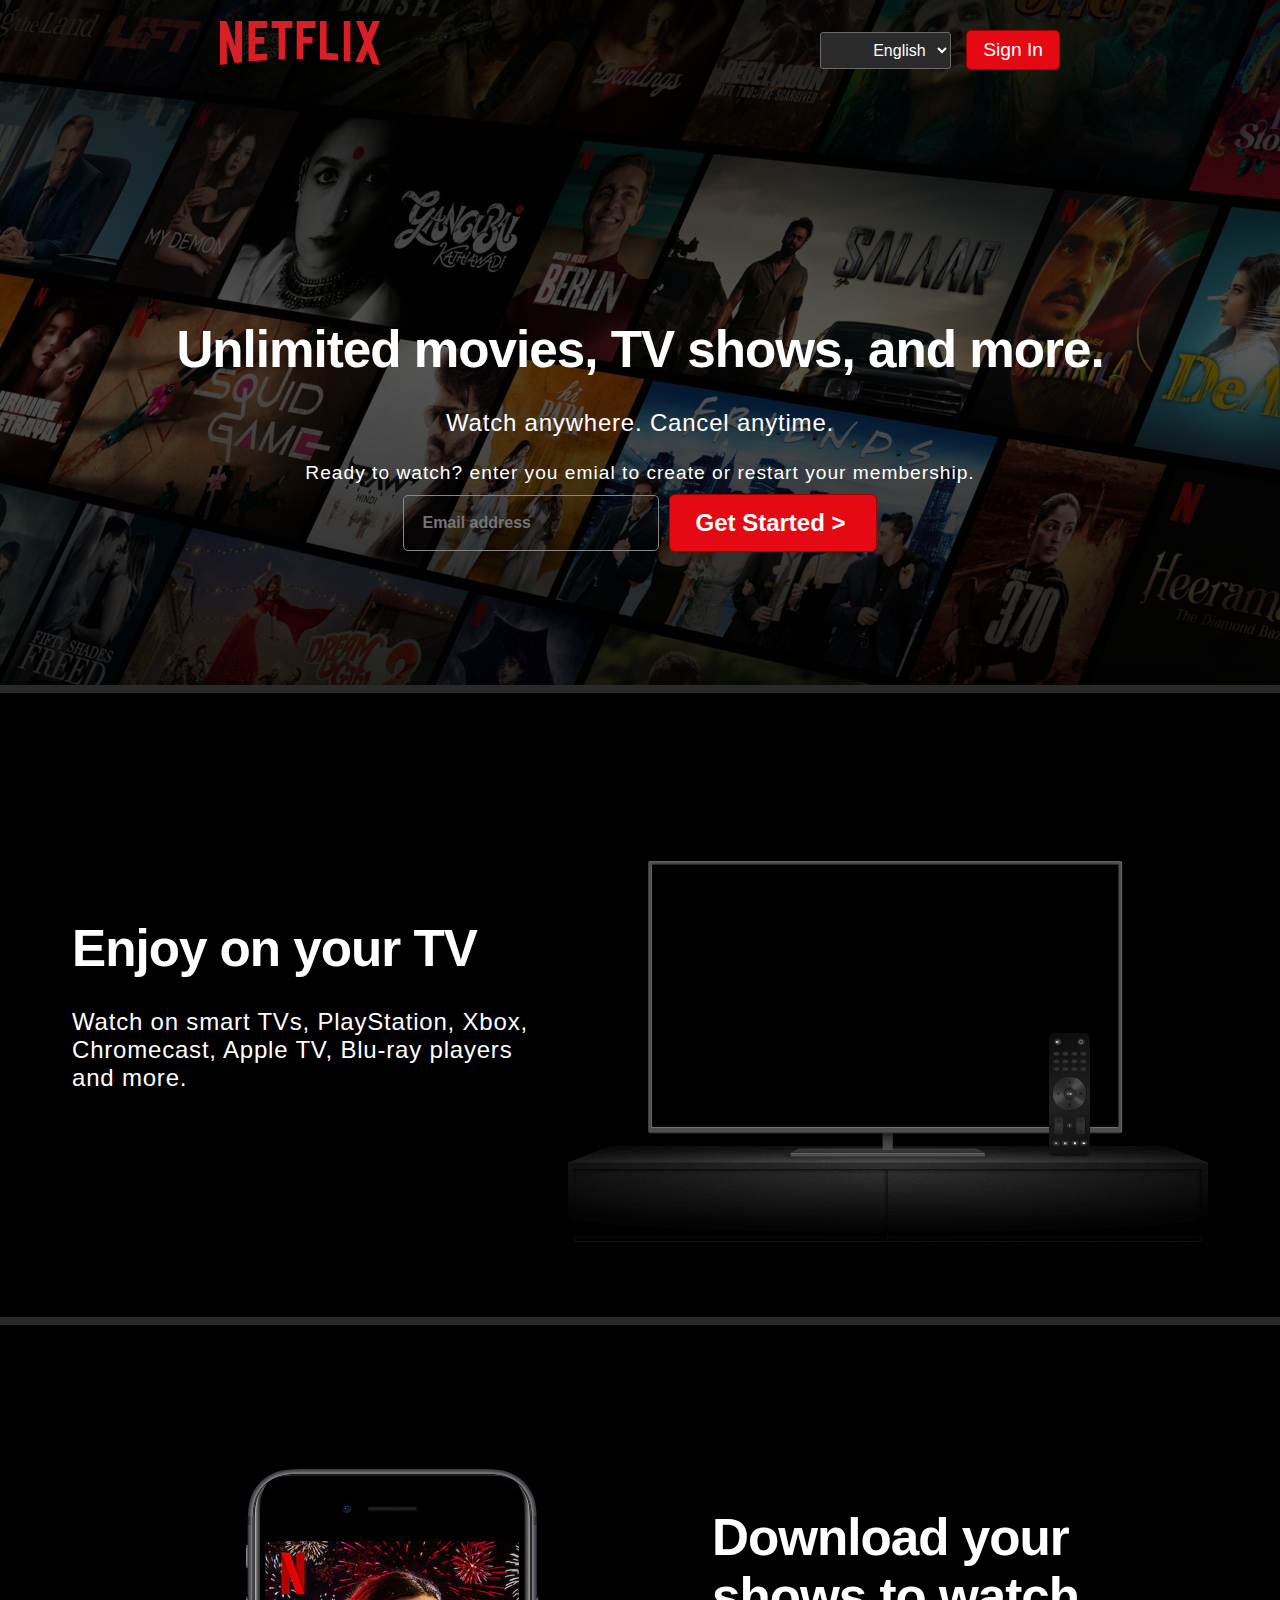
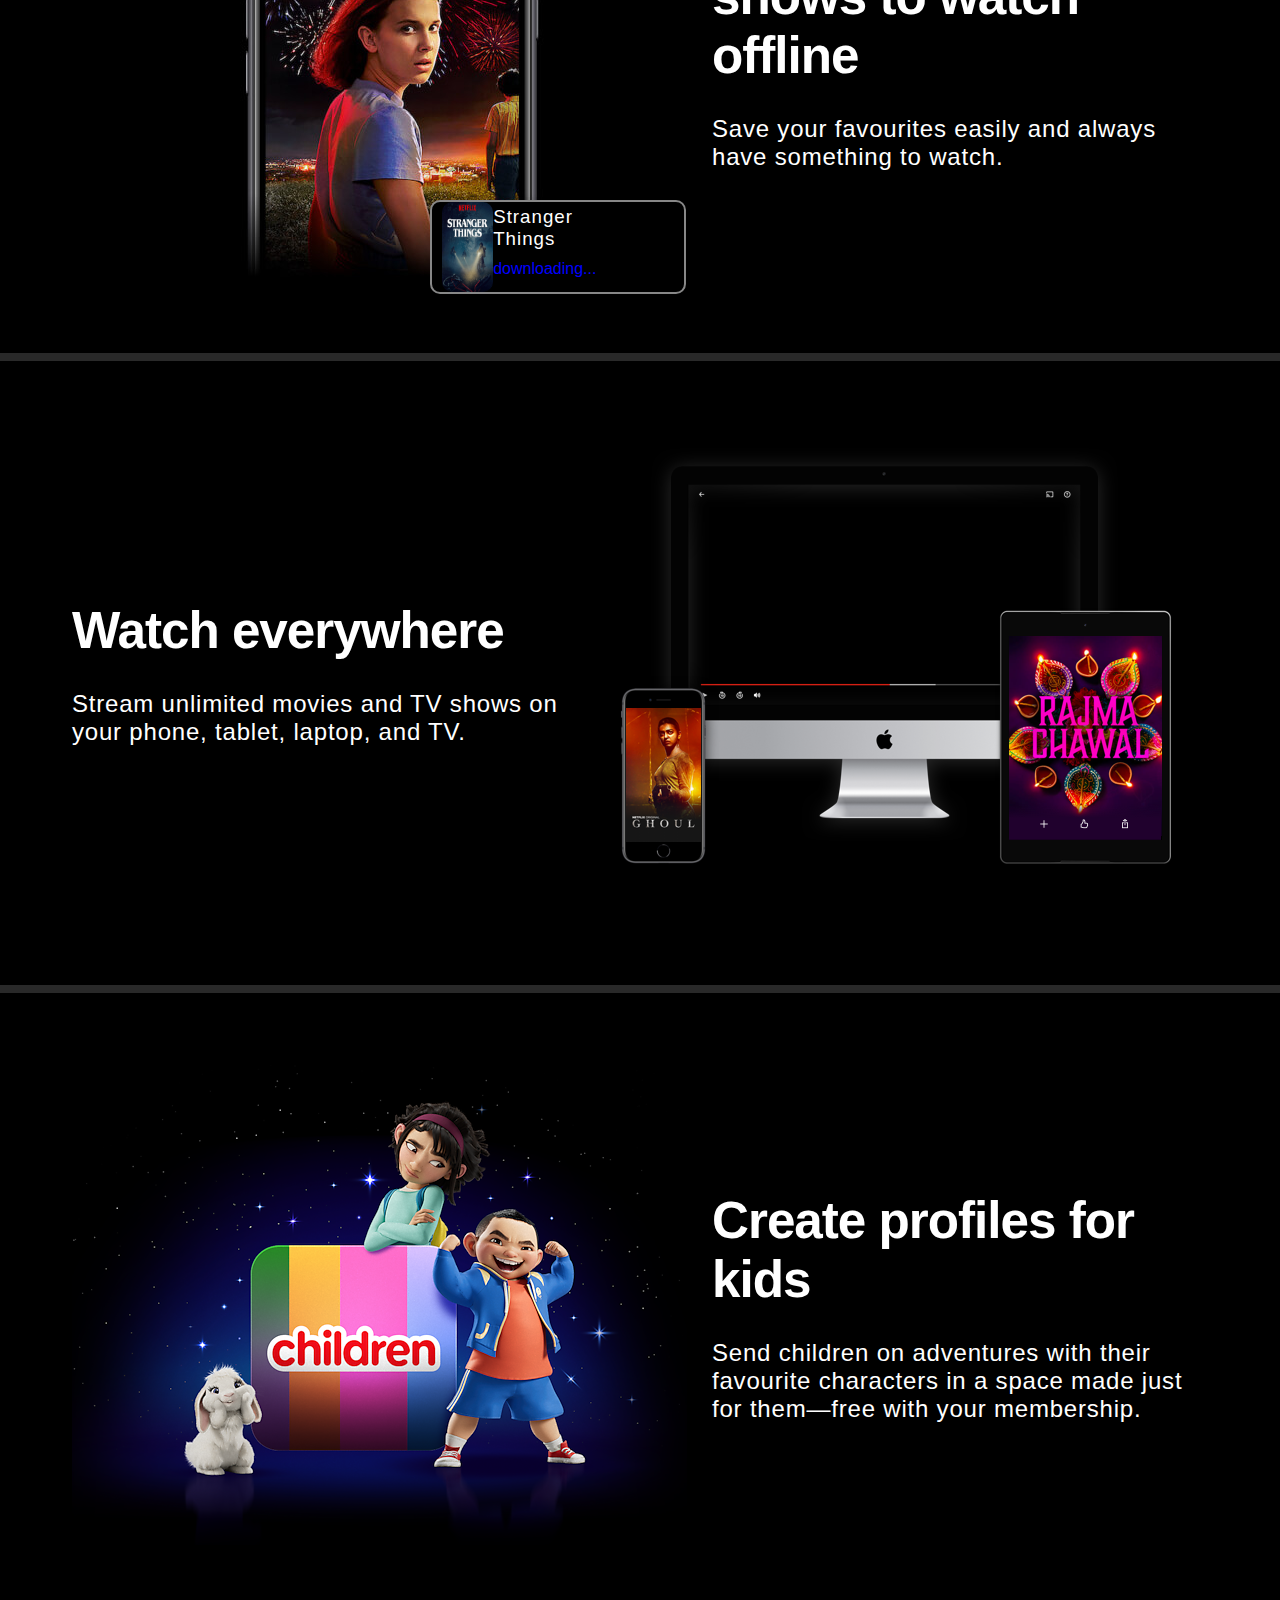
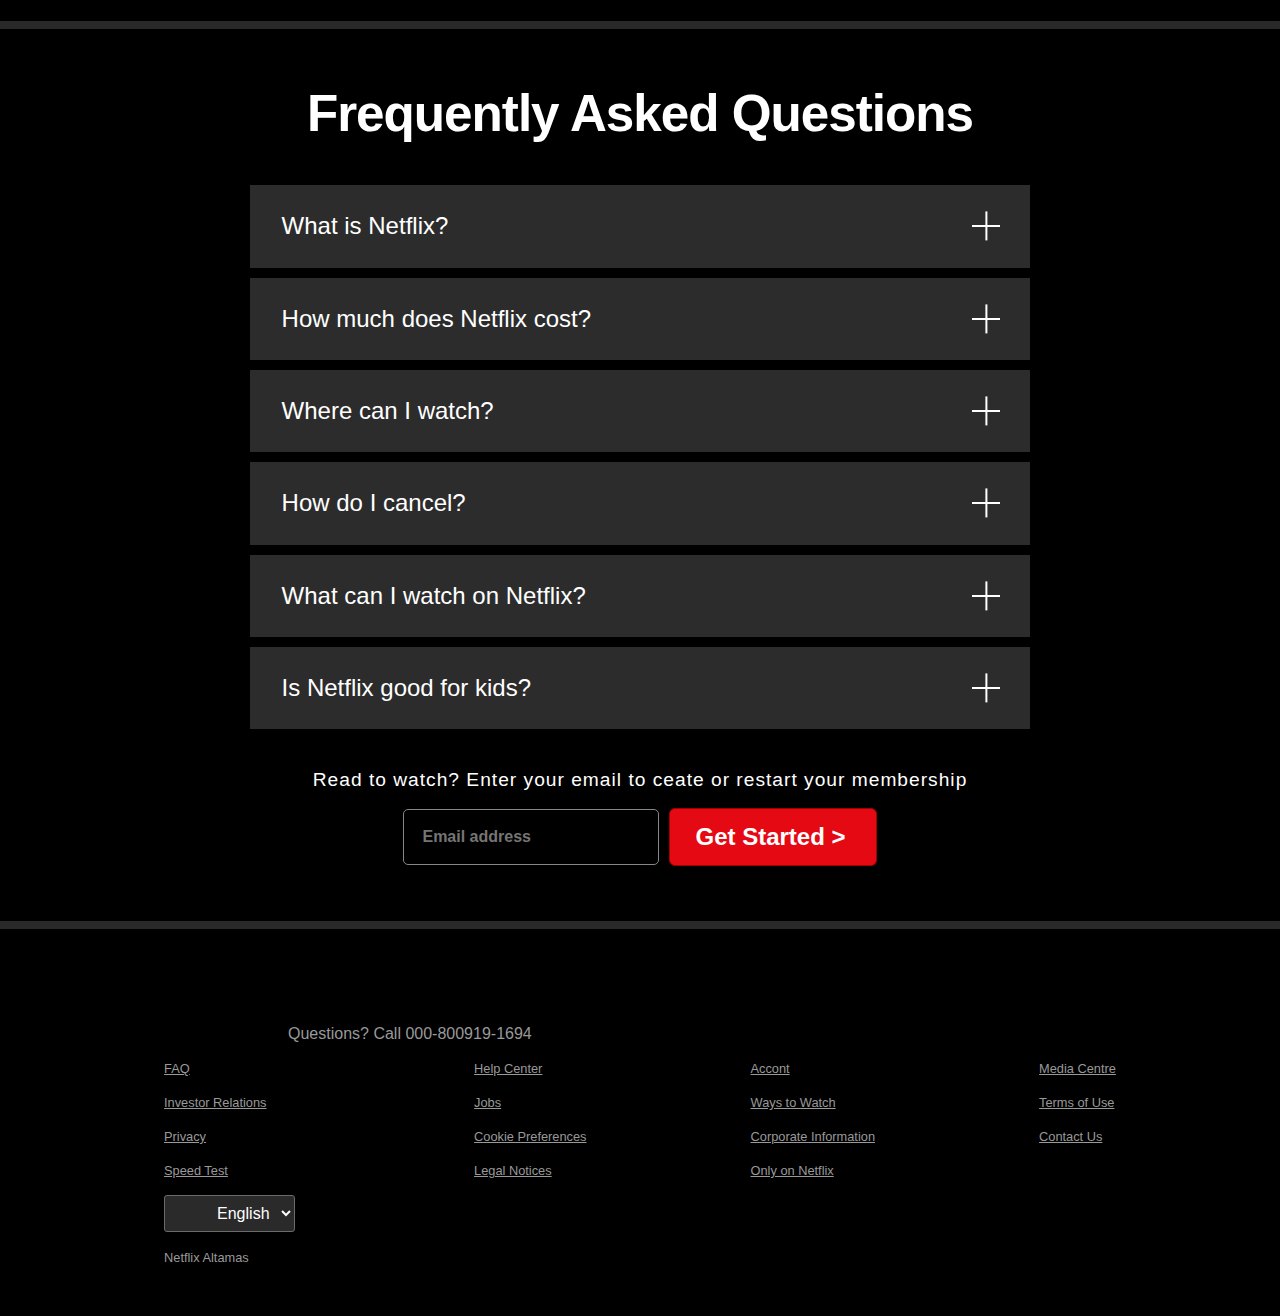
<file: index.html>
<!DOCTYPE html>
<html lang="en">
  <head>
    <meta charset="UTF-8" />
    <meta name="viewport" content="width=device-width, initial-scale=1.0" />
    <title>Netflix India</title>
    <link rel="stylesheet" href="style.css" />
    <link
      rel="stylesheet"
      href="https://cdnjs.cloudflare.com/ajax/libs/font-awesome/6.5.2/css/all.min.css"
      integrity="sha512-SnH5WK+bZxgPHs44uWIX+LLJAJ9/2PkPKZ5QiAj6Ta86w+fsb2TkcmfRyVX3pBnMFcV7oQPJkl9QevSCWr3W6A=="
      crossorigin="anonymous"
      referrerpolicy="no-referrer"
    />
  </head>
  <body>
    <!-- HEADER START HERE -->
    <header>
      <div class="bg-photo">
        <!-- NAV BAR START HERE -->
        <nav class="nav">
          <div class="logo"><img src="./asset/Netflix-Logo.svg" /></div>
          <div class="nav-second">
            <div>
              <i class="fa-solid fa-language fa-2xl"></i>
            </div>
            <div class="drop-down">
              <select id="language">
                <option value="select">English</option>
                <option value="हिन्दी">हिन्दी</option>
              </select>
            </div>

            <button class="btn-signIn">Sign In</button>
          </div>
        </nav>
        <!-- NAV BAR END HERE -->

        <!-- MAIN AREA START HERE -->
        <div class="main-title">
          <h1 class="main-heading">Unlimited movies, TV shows, and more.</h1>
          <h2 class="secondry-heading">Watch anywhere. Cancel anytime.</h2>
          <div class="secondry-subheading">
            Ready to watch? enter you emial to create or restart your
            membership.
          </div>
          <div class="input-box">
            <input class="input-area" type="text" placeholder="Email address" />
            <button class="btn-getStarted">Get Started ></button>
          </div>
        </div>
        <!-- MAIN AREA END HERE -->
      </div>
    </header>
    <!-- HEADER END HERE -->

    <!-- FIRST MAIN CONTENT START -->
    <main>
      <div class="main first-main">
        <div class="main-content">
          <h1 class="main-heading">Enjoy on your TV</h1>
          <h2 class="secondry-heading">
            Watch on smart TVs, PlayStation, Xbox, Chromecast, Apple TV, Blu-ray
            players and more.
          </h2>
        </div>
        <div class="img-video">
          <video
            autoplay
            muted
            loop
            class="video-1"
            src="https://assets.nflxext.com/ffe/siteui/acquisition/ourStory/fuji/desktop/video-tv-in-0819.m4v"
          ></video>
        </div>
        <img class="img1" src="asset/tv.png" alt="tv" />
      </div>

      <!-- FIRST MAIN CONTENT END -->

      <!-- SECOND MAIN CONTENT START -->
      <div class="main second-main">
        <div class="main-img2">
          <img src="asset/mobile.jpg" alt="mobile" />
          <div class="download-box">
            <img src="asset/strange-things.png" alt="" />
            <div>
              <h3 class="strange-things-title">Stranger Things</h3>
              <p>downloading...</p>
            </div>
            <div class="fa-down-div">
              <i class="fa-solid fa-download fa-spin fa-2xl"></i>
            </div>
          </div>
        </div>
        <div class="main-content">
          <h1 class="main-heading">Download your shows to watch offline</h1>
          <h2 class="secondry-heading">
            Save your favourites easily and always have something to watch.
          </h2>
        </div>
      </div>
      <!-- SECOND MAIN CONTENT END -->

      <!-- THIRD MAIN CONTENT START -->
      <div class="main third-main">
        <div class="main-content">
          <h1 class="main-heading">Watch everywhere</h1>
          <h2 class="secondry-heading">
            Stream unlimited movies and TV shows on your phone, tablet, laptop,
            and TV.
          </h2>
        </div>
        <div class="img-video">
          <video
            autoplay
            muted
            loop
            class="video-2"
            src="https://assets.nflxext.com/ffe/siteui/acquisition/ourStory/fuji/desktop/video-devices-in.m4v"
          ></video>
        </div>
        <img class="img1" src="asset/device tv.png" alt="mac" />
      </div>
      <!-- THIRD MAIN CONTENT END -->

      <!-- FORTH MAIN CONTENT START -->
      <div class="main forth-main">
        <div class="main-img4">
          <img src="asset/children.png" alt="" />
        </div>
        <div class="main-content">
          <h1 class="main-heading">Create profiles for kids</h1>
          <h2 class="secondry-heading">
            Send children on adventures with their favourite characters in a
            space made just for them—free with your membership.
          </h2>
        </div>
      </div>
      <!-- FORTH MAIN CONTENT END -->
    </main>
    <!-- MAIN CONTENT END -->

    <!--FOOTER SECTION STARTS HERE  -->
    <article>
      <div class="footer-title">
        <h1 class="main-heading">Frequently Asked Questions</h1>
        <div class="questions">
          <div class="question">
            <p>What is Netflix?</p>
            <div class="span-div">
              <span class="span1"></span>
              <span class="span2"></span>
            </div>
          </div>
          <div class="answer">
            <h2 class="ans">
              Netflix is a streaming service that offers a wide variety of
              award-winning TV shows, movies, anime, documentaries and more - on
              thousands of internet-connected devices.
            </h2>
            <h2 class="ans">
              You can watch as much as you want, whenever you want, without a
              single ad - all for one low monthly price.There's always something
              new to discover, and new TV shows and movies are added every week!
            </h2>
          </div>
        </div>

        <div class="questions">
          <div class="question">
            <p>How much does Netflix cost?</p>
            <div class="span-div">
              <span class="span1"></span>
              <span class="span2"></span>
            </div>
          </div>
          <div class="answer">
            <h2 class="ans">
              Watch Netflix on your smartphone, tablet, Smart TV, laptop, or
              streaming device, all for one fixed monthly fee. Plans range from
              ₹149 to ₹649 a month. No extra costs, no contracts.
            </h2>
          </div>
        </div>

        <div class="questions">
          <div class="question">
            <p>Where can I watch?</p>
            <div class="span-div">
              <span class="span1"></span>
              <span class="span2"></span>
            </div>
          </div>
          <div class="answer">
            <h2 class="ans">
              Watch anywhere, anytime. Sign in with your Netflix account to
              watch instantly on the web at netflix.com from your personal
              computer or on any internet-connected device that offers the
              Netflix app, including smart TVs, smartphones, tablets, streaming
              media players and game consoles.
            </h2>
            <h2 class="ans">
              You can also download your favourite shows with the iOS, Android,
              or Windows 10 app. Use downloads to watch while you're on the go
              and without an internet connection. Take Netflix with you
              anywhere.
            </h2>
          </div>
        </div>

        <div class="questions">
          <div class="question">
            <p>How do I cancel?</p>
            <div class="span-div">
              <span class="span1"></span>
              <span class="span2"></span>
            </div>
          </div>
          <div class="answer">
            <h2 class="ans">
              Netflix is flexible. There are no annoying contracts and no
              commitments. You can easily cancel your account online in two
              clicks. There are no cancellation fees - start or stop your
              account anytime.
            </h2>
          </div>
        </div>

        <div class="questions">
          <div class="question">
            <p>What can I watch on Netflix?</p>
            <div class="span-div">
              <span class="span1"></span>
              <span class="span2"></span>
            </div>
          </div>
          <div class="answer">
            <h2 class="ans">
              Netflix has an extensive library of feature films, documentaries,
              TV shows, anime, award-winning Netflix originals, and more. Watch
              as much as you want, anytime you want.
            </h2>
          </div>
        </div>

        <div class="questions">
          <div class="question">
            <p>Is Netflix good for kids?</p>
            <div class="span-div">
              <span class="span1"></span>
              <span class="span2"></span>
            </div>
          </div>
          <div class="answer">
            <h2 class="ans">
              The Netflix Kids experience is included in your membership to give
              parents control while kids enjoy family-friendly TV shows and
              films in their own space.
            </h2>
            <h2 class="ans">
              Kids profiles come with PIN-protected parental controls that let
              you restrict the maturity rating of content kids can watch and
              block specific titles you don't want kids to see.
            </h2>
          </div>
        </div>

        <div class="secondry-subheading">
          Read to watch? Enter your email to ceate or restart your membership
        </div>

        <div class="input-box">
          <input class="input-area" type="text" placeholder="Email address" />
          <button class="btn-getStarted">Get Started ></button>
        </div>
      </div>
    </article>
    <!--FOOTER SECTION END HERE  -->

    <!-- MAIN FOOTER START HERE -->
    <footer>
      <div class="footer-parent">
        <div class="main-footer">
          <p>Questions? Call <a href="#">000-800919-1694</a></p>
          <div class="footer-container">
            <div class="footer-content">
              <ul>
                <li>
                  <a href="#">FAQ</a>
                </li>
                <li>
                  <a href="#">Investor Relations</a>
                </li>
                <li>
                  <a href="#">Privacy</a>
                </li>
                <li>
                  <a href="#">Speed Test</a>
                </li>
                <li>
                  <div class="nav-second">
                    <div>
                      <i class="fa-solid fa-language fa-2xl"></i>
                    </div>
                    <div class="drop-down">
                      <select id="language">
                        <option value="select">English</option>
                        <option value="हिन्दी">हिन्दी</option>
                      </select>
                    </div>
                  </div>
                </li>
                <li>
                  <a class="altamas" href="">Netflix Altamas</a>
                </li>
              </ul>
            </div>

            <div class="footer-content">
              <ul>
                <li>
                  <a href="#">Help Center</a>
                </li>
                <li>
                  <a href="#">Jobs</a>
                </li>
                <li>
                  <a href="#">Cookie Preferences</a>
                </li>
                <li>
                  <a href="#">Legal Notices</a>
                </li>
              </ul>
            </div>

            <div class="footer-content">
              <ul>
                <li>
                  <a href="#">Accont</a>
                </li>
                <li>
                  <a href="#">Ways to Watch</a>
                </li>
                <li>
                  <a href="#">Corporate Information</a>
                </li>
                <li>
                  <a href="#">Only on Netflix</a>
                </li>
              </ul>
            </div>

            <div class="footer-content">
              <ul>
                <li>
                  <a href="#">Media Centre</a>
                </li>
                <li>
                  <a href="#">Terms of Use</a>
                </li>
                <li>
                  <a href="#">Contact Us</a>
                </li>
              </ul>
            </div>
          </div>
        </div>
      </div>
    </footer>
    <!-- MAIN FOOTER ENDS HERE -->
  </body>
</html>
</file>
<file: style.css>
* {
  padding: 0;
  margin: 0;
  box-sizing: border-box;
}
:root {
  --primary-color: rgb(229, 9, 20);
  --bg-color: #000;
  --gradient: linear-gradient(#292828, #767676, #302f2f);
  --bg-color: #000;
}

body {
  font-family: sans-serif;
}

.bg-photo {
  background: url("asset/bg.jpg"), var(--gradient);
  background-blend-mode: multiply;
  height: 77vh;
  border-bottom: 8px solid rgb(41, 41, 41);
}
/* NAV BAR START HERE */
.nav {
  display: flex;
  align-items: center;
  justify-content: space-around;
}

.logo {
  width: 10rem;

  margin-top: 20px;
}

.drop-down {
  background: rgb(42, 42, 42);
  margin-right: 15px;
  border-radius: 3px;
  border: 1.5px solid rgb(107, 107, 107);
  /* margin-top: 30px; */
}

.fa-language {
  position: absolute;
  /* top: 2px; */
  right: 30%;

  color: #fff;
}

.nav-second {
  display: flex;
  align-items: center;
  margin-top: 30px;
}

#language {
  border: none;
  background-color: transparent;
  color: #fff;
  font-size: 1rem;
  border-radius: 1.5px;
  padding: 8px 8px 8px 48px;
}

/* #language:hover {
  background-color: #fff;
  color: #000; 
}*/

option {
  font-size: 1rem;
  font-weight: bold;
  color: #000;
}

.btn-signIn {
  background-color: var(--primary-color);
  color: #fff;
  font-size: 1.2em;
  padding: 8px 16px;
  border-radius: 5px;
  border: 1px solid rgb(161, 0, 0);
  cursor: pointer;
  font-family: sans-serif;
  /* margin-top: 13px; */
}
.btn-signIn:hover {
  background-color: rgb(211, 0, 0);
}

/* NAV BAR END HERE */

/* MAIN AREA START HERE */
.main-title {
  text-align: center;
  color: #fff;
  margin-top: 250px;
}

.main-heading {
  font-size: 3.2rem;
  font-weight: 800;
  letter-spacing: -1px;
}

.secondry-heading {
  font-size: 1.5rem;
  font-weight: 500;
  margin-top: 30px;
  letter-spacing: 0.8px;
}

.secondry-subheading {
  font-size: 1.2rem;
  margin-top: 25px;
  letter-spacing: 1px;
}

.input-box {
  margin-top: 10px;
  display: flex;
  justify-content: center;
  align-items: center;
}

.input-area {
  border: 1px solid #878787;
  font-size: 1rem;
  font-weight: 600;
  width: 20vw;
  background: transparent;
  border-radius: 5px;
  padding: 18px;
  color: #fff;
}
.btn-getStarted {
  background-color: var(--primary-color);
  color: #fff;
  font-size: 1.5rem;
  font-weight: 550;
  padding: 14px 30px 14px 25px;
  border-radius: 6px;
  margin-left: 10px;
  border: 1px solid rgb(161, 0, 0);
  cursor: pointer;
  font-family: sans-serif;
}
.btn-getStarted:hover {
  background-color: rgb(211, 0, 0);
}
/* MAIN AREA END HERE */

/*FIRST MAIN CONTENT START HERE */

.main {
  background-color: black;
  display: flex;
  justify-content: center;
  align-items: center;
  padding: 72px;
  border-bottom: 8px solid rgb(41, 41, 41);
  /* z-index: -10; */
}
main .main-content {
  max-width: 650px;
  color: #fff;
}

.img-video {
  margin-left: 6px;
}
.img1 {
  z-index: 2;
}
.video-1 {
  position: absolute;
  bottom: -225px;
  left: 1044px;
}
/*FIRST MAIN CONTENT  END */
/*SECOND MAIN CONTENT START HERE */
/* .second-main {
  background-color: black;
  display: flex;
  justify-content: center;
  align-items: center;
  padding: 72px;
  border-bottom: 6px solid rgb(82, 82, 82);
} */

.download-box {
  position: absolute;
  background-color: #000;
  border-radius: 10px;
  top: 1800px;
  left: 430px;
  border: 2px solid #878787;
  width: 20vw;
  display: flex;
  justify-content: space-between;
  align-items: center;
}
.download-box > img {
  width: 4vw;
  height: 10vh;
  border-radius: 10px;
  margin-left: 10px;
}

.strange-things-title {
  font-weight: 300;
  margin-right: 60px;
  letter-spacing: 1px;

  color: #fff;
  position: relative;
  top: -10px;
}

.download-box p {
  color: blue;
}
.download-box span {
  color: #fff;
}
.fa-download {
  cursor: pointer;
  color: #fff;
  cursor: pointer;
  margin-right: 30px;
}
.fa-download:hover {
  color: blue;
  filter: drop-shadow(0 0 5rem rgb(0, 0, 85));
}

/* SECOND MAIN CONTENT END */

/*THIRD MAIN CONTENT START HERE */
/* .third-main {
  background-color: black;
  display: flex;
  justify-content: center;
  align-items: center;
  padding: 72px;
  border-bottom: 6px solid rgb(82, 82, 82);
} */
/*THIRD MAIN CONTENT END HERE */

/* FOURTH MAIN CONTENT START HERE */
/* .fourth-main{
  background-color: black;
  display: flex;
  justify-content: center;
  align-items: center;
  padding: 72px;
  border-bottom: 6px solid rgb(82, 82, 82);
} */

.video-2 {
  width: 400px;
  position: absolute;
  bottom: -1382px;
  left: 1072px;
}
/* FOURTH MAIN CONTENT END HERE */

/* FOOTER SECTION STARTS HERE */
.footer-title {
  color: #fff;
  background-color: #000;
  /* text-align: center; */
  height: 100vh;
  display: flex;
  justify-content: center;
  align-items: center;
  flex-direction: column;
  /* margin-top: 20px; */
  border-bottom: 8px solid rgb(41, 41, 41);
}
article .main-heading {
  margin-bottom: 2rem;
}
.question {
  margin-top: 10px;
}
.questions .question {
  font-size: 1.5rem;
  width: 61vw;
  display: flex;
  align-items: center;
  justify-content: space-between;
  background-color: #2c2c2c;
  /* margin-top: 10px; */
}
.questions .question:hover {
  background-color: #333333;
  cursor: pointer;
}

.questions .question p {
  padding: 1.7rem 2rem;
  margin-right: 5px;
}

.span-div {
  display: flex;
  align-items: center;
  justify-content: center;
  margin-right: 30px;
}
.span-div .span1 {
  position: absolute;
  border: 1px solid rgb(255, 255, 255);
  width: 1.8rem;
  height: 2px;

  /* transform: rotate(45deg); */
}
.span-div .span2 {
  border: 1px solid rgb(255, 255, 255);
  width: 1.8rem;
  height: 2px;
  transform: rotate(-90deg);
}
.questions:hover .span1 {
  transform: rotate(45deg);
  border: 2px solid #bcbcbc;
}
.questions:hover .span2 {
  transform: rotate(-45deg);
  border: 2px solid #bcbcbc;
}
.answer {
  display: none;
  width: 73rem;
  /* background-color: #2c2c2c; */
}
.questions:hover .answer {
  display: block;
  background-color: #242323;
  margin-top: 1px;
  margin-left: 2px;
}

.answer .ans {
  font-size: 1.5rem;
  font-weight: 500;
  padding: 1em;
}

article .secondry-subheading {
  margin-top: 40px;
  margin-bottom: 0.4rem;
}

/* FOOTER SECTION END HERE */
/* MAIN FOOTER START HERE */
.footer-parent {
  display: flex;
  flex-direction: column;
  height: 43vh;
  color: #fff;
  background-color: #000;
}

/* .footer-container:first-child {
  margin-left: 3em;
  background-color: red;
} */

.footer-parent .main-footer p {
  color: #999999;
  font-size: 1em;
  margin-bottom: 1em;
  margin-top: 6em;
  margin-left: 18em;
}
.footer-parent .main-footer p a {
  text-decoration: none;
  color: #999999;
}
.footer-parent .footer-container {
  display: flex;
  justify-content: space-evenly;
}

.footer-parent .footer-container ul {
  list-style: none;
}
.footer-parent .footer-container li {
  margin-bottom: 1em;
}
.footer-parent .main-footer .footer-container a {
  text-decoration: underline;
  color: #999999;
  font-size: 0.8em;
}
.footer-parent .footer-container .nav-second {
  margin-top: 0;
}
.footer-parent .footer-container .nav-second .fa-solid {
  left: 295px;
}

.footer-parent .main-footer ul .altamas {
  text-decoration: none;
}
.footer-parent .main-footer ul .altamas:hover {
  cursor: help;
}

/* MAIN FOOTER END HERE */
</file>
